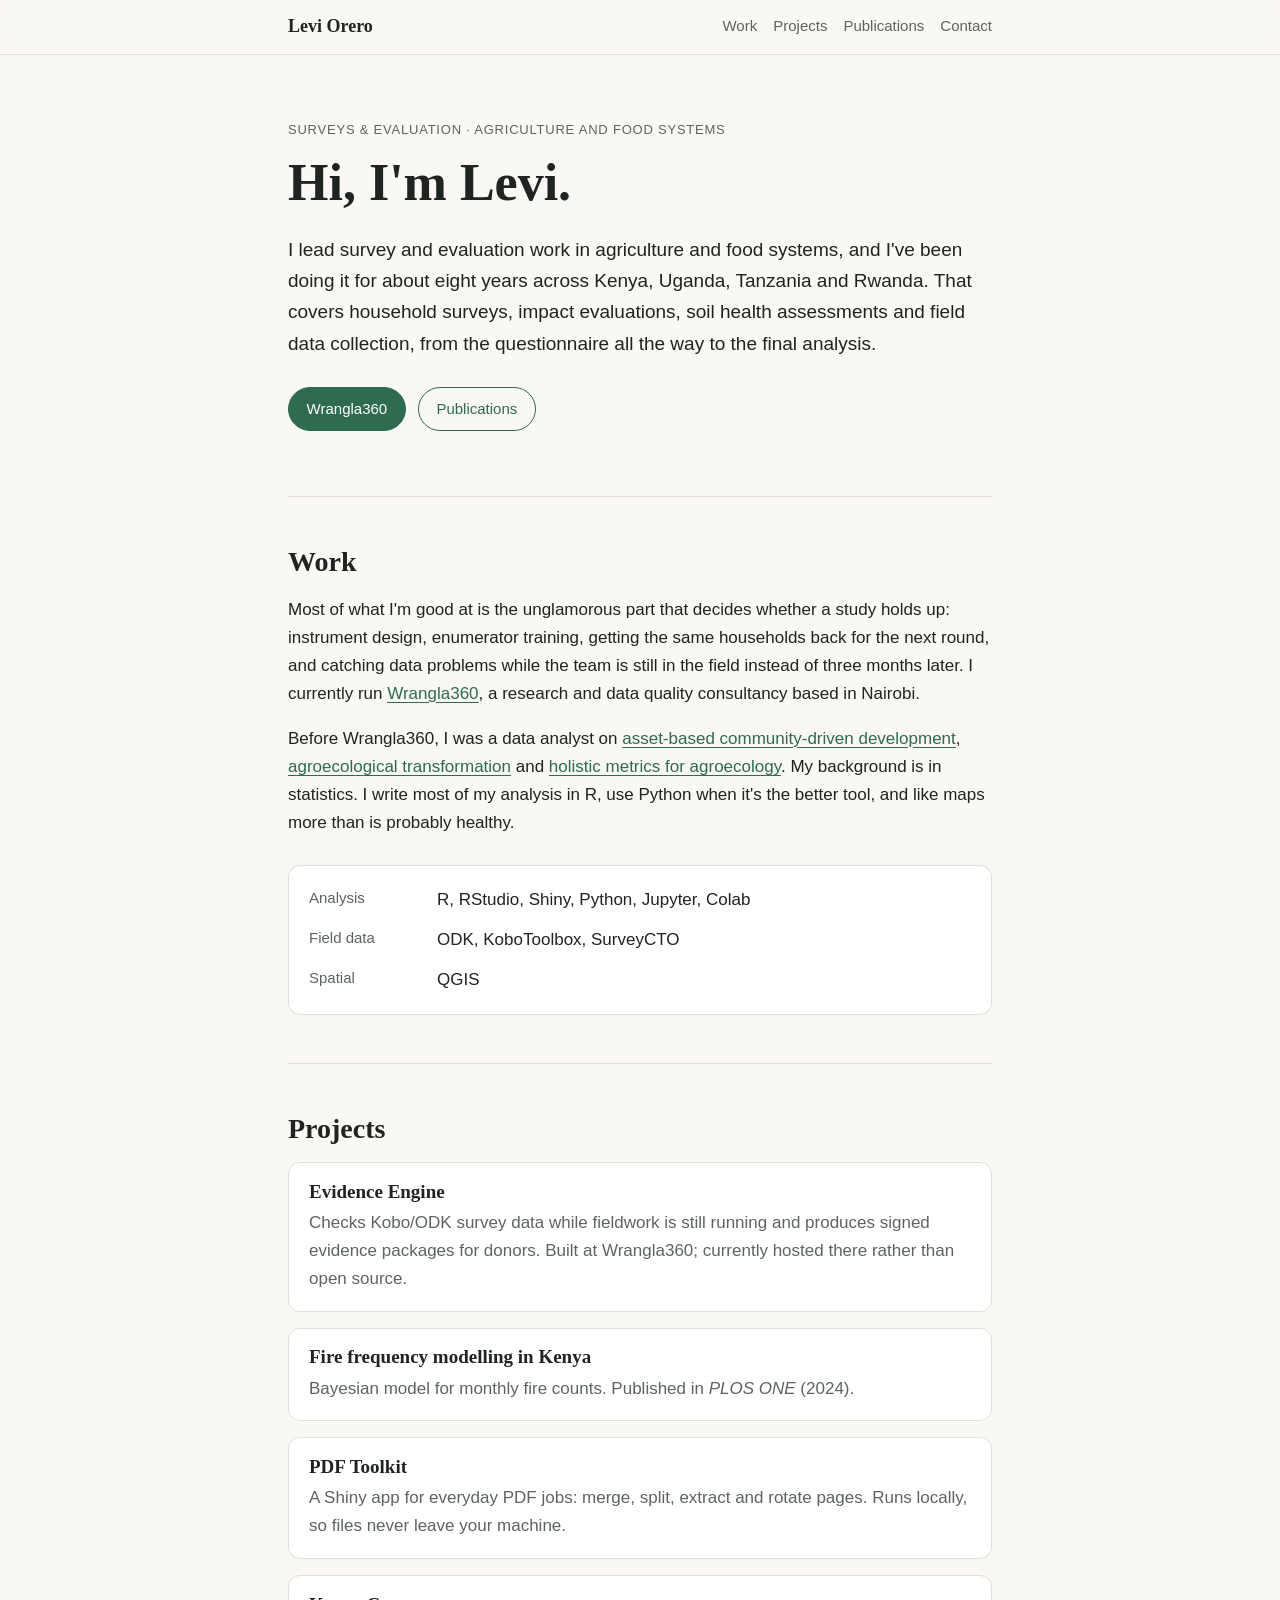
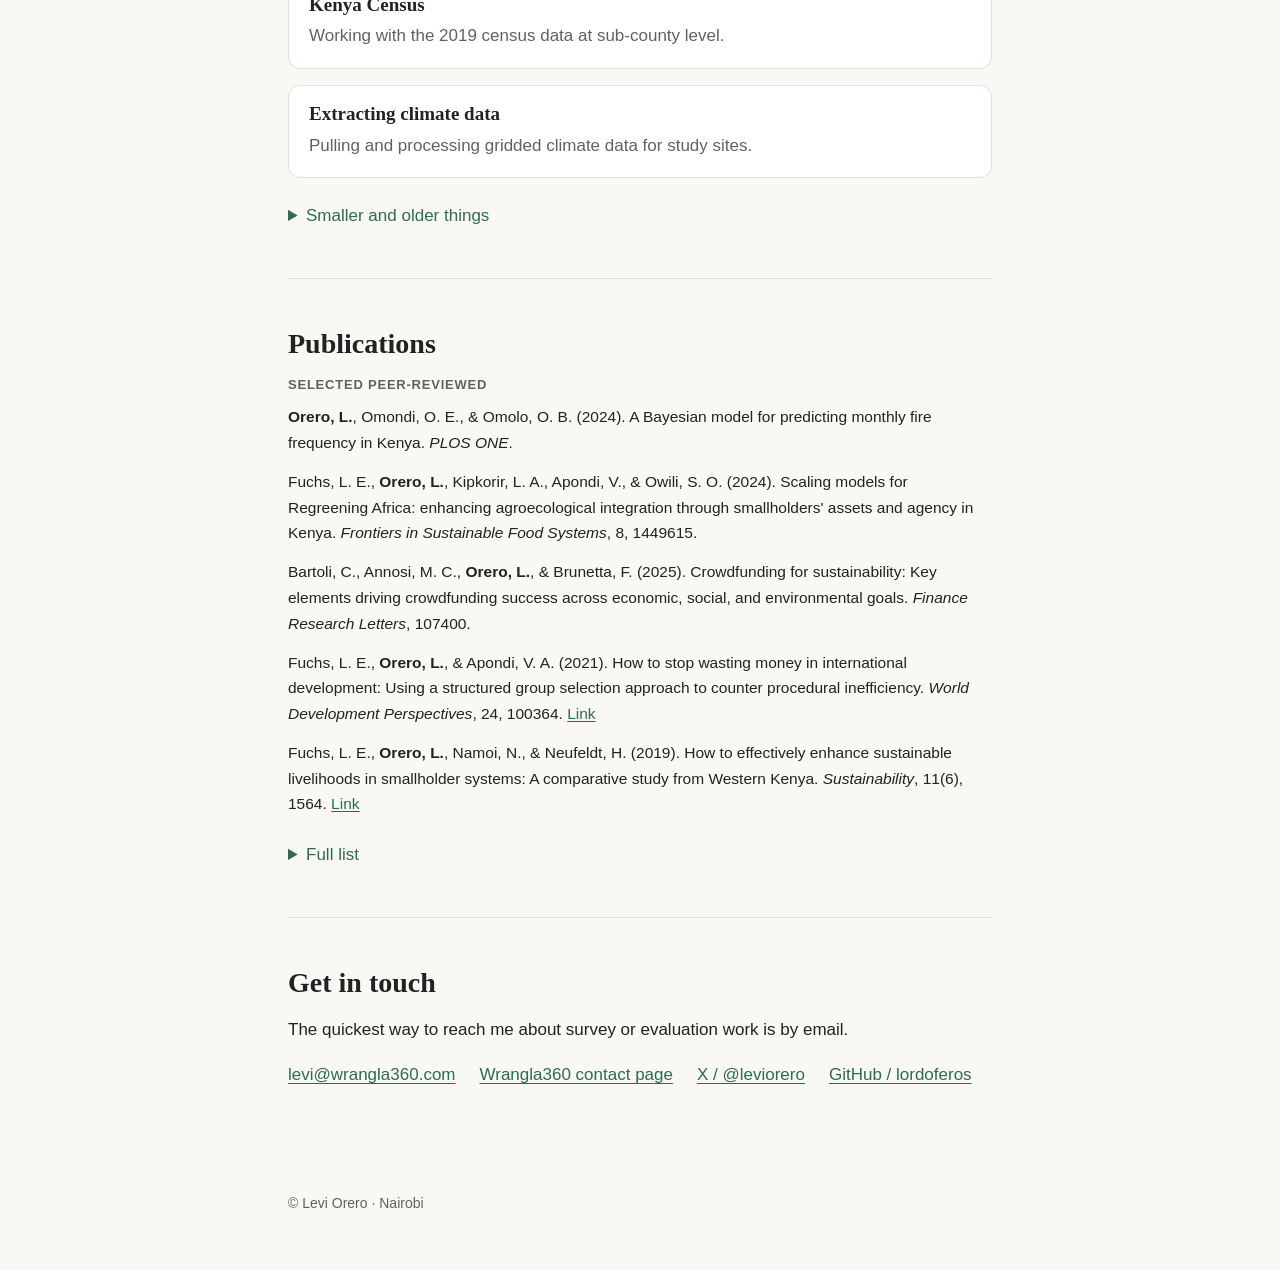
<file: index.html>
<!DOCTYPE html>
<html lang="en">
<head>
	<meta charset="utf-8" />
	<meta name="viewport" content="width=device-width, initial-scale=1" />
	<title>Levi Orero</title>
	<meta name="description" content="Levi Orero leads survey and evaluation work in agriculture and food systems across East Africa, and runs Wrangla360, a research and data quality consultancy in Nairobi." />
	<link rel="stylesheet" href="style.css" />
</head>
<body>
	<header class="site-header">
		<div class="wrap">
			<a class="name" href="#top">Levi Orero</a>
			<nav>
				<a href="#work">Work</a>
				<a href="#projects">Projects</a>
				<a href="#publications">Publications</a>
				<a href="#contact">Contact</a>
			</nav>
		</div>
	</header>

	<main id="top" class="wrap">
		<section class="intro">
			<p class="eyebrow">Surveys &amp; evaluation · Agriculture and food systems</p>
			<h1>Hi, I'm Levi.</h1>
			<p class="lead">I lead survey and evaluation work in agriculture and food systems, and I've been doing it for about eight years across Kenya, Uganda, Tanzania and Rwanda. That covers household surveys, impact evaluations, soil health assessments and field data collection, from the questionnaire all the way to the final analysis.</p>
			<p class="actions">
				<a class="button primary" href="https://wrangla360.com">Wrangla360</a>
				<a class="button" href="#publications">Publications</a>
			</p>
		</section>

		<section id="work">
			<h2>Work</h2>
			<p>Most of what I'm good at is the unglamorous part that decides whether a study holds up: instrument design, enumerator training, getting the same households back for the next round, and catching data problems while the team is still in the field instead of three months later. I currently run <a href="https://wrangla360.com">Wrangla360</a>, a research and data quality consultancy based in Nairobi.</p>
			<p>Before Wrangla360, I was a data analyst on <a href="https://www.cifor-icraf.org/abcd/">asset-based community-driven development</a>, <a href="https://www.cgiar.org/initiative/agroecology/">agroecological transformation</a> and <a href="https://www.cgiar.org/news-events/news/the-measure-of-agroecology/">holistic metrics for agroecology</a>. My background is in statistics. I write most of my analysis in R, use Python when it's the better tool, and like maps more than is probably healthy.</p>

			<dl class="toolbox">
				<div><dt>Analysis</dt><dd>R, RStudio, Shiny, Python, Jupyter, Colab</dd></div>
				<div><dt>Field data</dt><dd>ODK, KoboToolbox, SurveyCTO</dd></div>
				<div><dt>Spatial</dt><dd>QGIS</dd></div>
			</dl>
		</section>

		<section id="projects">
			<h2>Projects</h2>
			<ul class="cards">
				<li>
					<h3><a href="https://www.wrangla360.com">Evidence Engine</a></h3>
					<p>Checks Kobo/ODK survey data while fieldwork is still running and produces signed evidence packages for donors. Built at Wrangla360; currently hosted there rather than open source.</p>
				</li>
				<li>
					<h3><a href="https://github.com/Komondi/Modelling-fire-frequency-in-Kenya">Fire frequency modelling in Kenya</a></h3>
					<p>Bayesian model for monthly fire counts. Published in <em>PLOS ONE</em> (2024).</p>
				</li>
				<li>
					<h3><a href="https://github.com/lordoferos/pdf-app">PDF Toolkit</a></h3>
					<p>A Shiny app for everyday PDF jobs: merge, split, extract and rotate pages. Runs locally, so files never leave your machine.</p>
				</li>
				<li>
					<h3><a href="https://github.com/lordoferos/kenya_census">Kenya Census</a></h3>
					<p>Working with the 2019 census data at sub-county level.</p>
				</li>
				<li>
					<h3><a href="https://github.com/lordoferos/geo-spatial-analysis">Extracting climate data</a></h3>
					<p>Pulling and processing gridded climate data for study sites.</p>
				</li>
			</ul>
			<details>
				<summary>Smaller and older things</summary>
				<ul class="plain">
					<li><a href="https://github.com/lordoferos/python-tweet-bot">Python tweeting bot</a></li>
					<li><a href="https://github.com/lordoferos/rank_simulator">Post rank simulator</a></li>
					<li><a href="https://github.com/lordoferos/tidy_tuesday32">Tidy Tuesday Week 32</a></li>
					<li><a href="https://github.com/lordoferos/downloadcomics">Random Python projects</a></li>
				</ul>
			</details>
		</section>

		<section id="publications">
			<h2>Publications</h2>
			<h3 class="sub">Selected peer-reviewed</h3>
			<ul class="pubs">
				<li><strong>Orero, L.</strong>, Omondi, O. E., &amp; Omolo, O. B. (2024). A Bayesian model for predicting monthly fire frequency in Kenya. <em>PLOS ONE</em>.</li>
				<li>Fuchs, L. E., <strong>Orero, L.</strong>, Kipkorir, L. A., Apondi, V., &amp; Owili, S. O. (2024). Scaling models for Regreening Africa: enhancing agroecological integration through smallholders' assets and agency in Kenya. <em>Frontiers in Sustainable Food Systems</em>, 8, 1449615.</li>
				<li>Bartoli, C., Annosi, M. C., <strong>Orero, L.</strong>, &amp; Brunetta, F. (2025). Crowdfunding for sustainability: Key elements driving crowdfunding success across economic, social, and environmental goals. <em>Finance Research Letters</em>, 107400.</li>
				<li>Fuchs, L. E., <strong>Orero, L.</strong>, &amp; Apondi, V. A. (2021). How to stop wasting money in international development: Using a structured group selection approach to counter procedural inefficiency. <em>World Development Perspectives</em>, 24, 100364. <a href="https://www.sciencedirect.com/science/article/pii/S2452292921000801">Link</a></li>
				<li>Fuchs, L. E., <strong>Orero, L.</strong>, Namoi, N., &amp; Neufeldt, H. (2019). How to effectively enhance sustainable livelihoods in smallholder systems: A comparative study from Western Kenya. <em>Sustainability</em>, 11(6), 1564. <a href="https://www.mdpi.com/2071-1050/11/6/1564">Link</a></li>
			</ul>

			<details>
				<summary>Full list</summary>

				<h3 class="sub">Journal articles and book chapters</h3>
				<ol class="pubs">
					<li>Bartoli, C., <strong>Orero, L.</strong>, &amp; Brunetta, F. (2026). The role of blockchain technology in agrifood systems. In J. Sarkis (Ed.), <em>The Palgrave Handbook of Blockchain Technology for Business</em>. Palgrave Macmillan. <a href="https://doi.org/10.1007/978-3-031-76014-3_10-1">doi:10.1007/978-3-031-76014-3_10-1</a></li>
					<li>Bartoli, C., Annosi, M. C., <strong>Orero, L.</strong>, &amp; Brunetta, F. (2025). Crowdfunding for sustainability: Key elements driving crowdfunding success across economic, social, and environmental goals. <em>Finance Research Letters</em>, 107400.</li>
					<li><strong>Orero, L.</strong>, Omondi, O. E., &amp; Omolo, O. B. (2024). A Bayesian model for predicting monthly fire frequency in Kenya. <em>PLOS ONE</em>.</li>
					<li>Fuchs, L. E., <strong>Orero, L.</strong>, Kipkorir, L. A., Apondi, V., &amp; Owili, S. O. (2024). Scaling models for Regreening Africa: enhancing agroecological integration through smallholders' assets and agency in Kenya. <em>Frontiers in Sustainable Food Systems</em>, 8, 1449615.</li>
					<li>Obwocha, E. B., Ramisch, J. J., Duguma, L., &amp; <strong>Orero, L.</strong> (2022). The relationship between climate change, variability, and food security: Understanding the impacts and building resilient food systems in West Pokot County, Kenya. <em>Sustainability</em>, 14(2), 765. <a href="https://www.mdpi.com/2071-1050/14/2/765/pdf">PDF</a></li>
					<li>Fuchs, L. E., <strong>Orero, L.</strong>, Ngoima, S., Kuyah, S., &amp; Neufeldt, H. (2022). Asset-based adaptation project promotes tree and shrub diversity and above-ground carbon stocks in smallholder agroforestry systems in Western Kenya. <a href="http://bitly.ws/rmND">Link</a></li>
					<li>Fuchs, L. E., <strong>Orero, L.</strong>, &amp; Apondi, V. A. (2021). How to stop wasting money in international development: Using a structured group selection approach to counter procedural inefficiency. <em>World Development Perspectives</em>, 24, 100364. <a href="https://www.sciencedirect.com/science/article/pii/S2452292921000801">Link</a></li>
					<li>Kamwilu, E., Duguma, L. A., &amp; <strong>Orero, L.</strong> (2021). The potentials and challenges of achieving sustainability through charcoal producer associations in Kenya: A missed opportunity? <em>Sustainability</em>, 13(4), 2288. <a href="https://www.mdpi.com/2071-1050/13/4/2288/pdf">PDF</a></li>
					<li>Fuchs, L. E., <strong>Orero, L.</strong>, Namoi, N., &amp; Neufeldt, H. (2019). How to effectively enhance sustainable livelihoods in smallholder systems: A comparative study from Western Kenya. <em>Sustainability</em>, 11(6), 1564. <a href="https://www.mdpi.com/2071-1050/11/6/1564">Link</a></li>
				</ol>

				<h3 class="sub">Reports and working papers</h3>
				<p class="note">World Economic Forum reports are cited under the institution's name. I'm a contributing author on items 10, 12, 13 and 14.</p>
				<ol class="pubs" start="10">
					<li>World Economic Forum &amp; NTT DATA. (2025). <em>Data and digital readiness for food systems</em>.</li>
					<li>Lamanna, C., Coe, R., Crossland, M., Fuchs, L. E., Barahona, C., Chiputwa, B., <strong>Orero, L.</strong>, Adoyo, B., &amp; Geck, M. (2024). <em>Developing holistic assessments of food and agricultural systems</em>. <a href="https://www.cifor-icraf.org/publications/pdf_files/WPapers/TPP-WP-4.pdf">PDF</a></li>
					<li>World Economic Forum &amp; NTT DATA. (2024). <em>Scaling technology adoption for soil health: A focus on Africa</em>. <a href="https://www3.weforum.org/docs/WEF_Scaling_Technology_Adoption_for_Soil_Health_2024.pdf">PDF</a></li>
					<li>World Economic Forum. (2024). <em>Food and water systems in the intelligent age</em>. <a href="https://www.weforum.org/publications/food-and-water-systems-in-the-intelligent-age/">Link</a></li>
					<li>World Economic Forum &amp; Boston Consulting Group. (2024). <em>Mainstreaming food innovation: A roadmap for stakeholders</em>. <a href="https://www.weforum.org/publications/mainstreaming-food-innovation-a-roadmap-for-stakeholders/">Link</a></li>
					<li>Nyawira, S., Bolo, P., Ntinyari, W., <strong>Orero, L.</strong>, Onyango, K., Manjella, A., … &amp; Fuchs, L. E. (2023). <em>Kenya context assessment report: A desk-top review of the context of agroecological principles of Kiambu and Makueni counties</em>.</li>
					<li>Fuchs, L. E., Korir, H., Adoyo, B., Bolo, P., Kuria, A., Sakha, M., Gumo, P., Mbelwa, M., Syano, N., Kiruthi, E., &amp; <strong>Levi, O.</strong> (2023). <em>Co-designing on-farm innovations in the Agroecological Living Landscapes (ALLs) in Kenya</em>.</li>
					<li>Carsan, S., McMullin, S., Obiri, B., Duguma, L., Guuroh, R., Bah, A., <strong>Orero, L.</strong>, &amp; Muthee, K. (2022). <em>Land-seascape food and nutrition profiles</em>. USAID Women Shellfishers and Food Security Project.</li>
					<li>Crawford, B., Adu-Afarwuah, S., Oaks, F., Kyei-Arthur, F., Chuku, E. O., Okyere, I., Duguma, L., Carsan, S., McMullin, S., Muthee, K., Bah, A., <strong>Orero, L.</strong>, Janha, F., Arnold, C. D., &amp; Kent, K. (2022). <em>The women shellfishers and food security project: Multivariate analysis of the theory of change model</em>. University of Rhode Island.</li>
					<li>Cunningham, G., Fuchs, L. E., <strong>Orero, L.</strong>, Apondi, V. A., &amp; Kipkorir, L. (2018). <em>The integrated household leaky bucket</em>. Coady Innovation Series, 14. <a href="https://coady.stfx.ca/wp-content/uploads/2018/12/IS14.pdf">PDF</a></li>
				</ol>

				<h3 class="sub">Submitted</h3>
				<ol class="pubs" start="20">
					<li><strong>Orero, L.</strong>, Fuchs, L. E., Kipkorir, L., Apondi, V., &amp; van Dien, L. C. <em>Giving smallholder farmers back the power over their data: Lessons from western Kenya</em>.</li>
				</ol>
			</details>
		</section>

		<section id="contact">
			<h2>Get in touch</h2>
			<p>The quickest way to reach me about survey or evaluation work is by email.</p>
			<ul class="links">
				<li><a href="mailto:levi@wrangla360.com">levi@wrangla360.com</a></li>
				<li><a href="https://wrangla360.com/contact">Wrangla360 contact page</a></li>
				<li><a href="https://x.com/leviorero">X / @leviorero</a></li>
				<li><a href="https://github.com/lordoferos">GitHub / lordoferos</a></li>
			</ul>
		</section>
	</main>

	<footer class="wrap site-footer">
		<p>© Levi Orero · Nairobi</p>
	</footer>
</body>
</html>
</file>
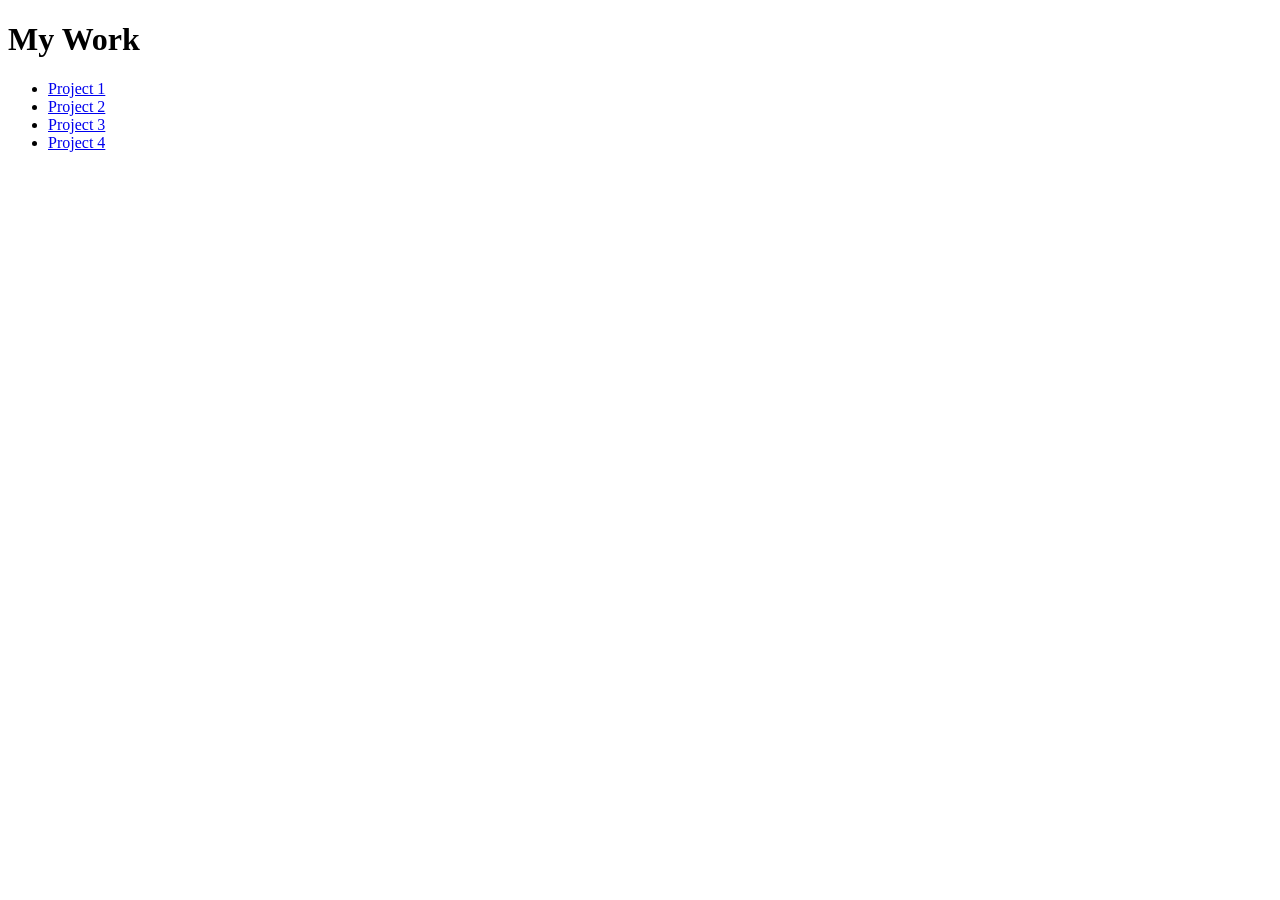
<file: index2.html>
<!DOCTYPE html>
<html>
  <head>
    <title>My Work</title>
  </head>
  <body>
    <h1>My Work</h1>
    <ul>
      <li><a href="page1.html">Project 1</a></li>
      <li><a href="page2.html">Project 2</a></li>
      <li><a href="kenya_census.html">Project 3</a></li>
      <li><a href="page3.html">Project 4</a></li>
      
    </ul>
  </body>
</html>
</file>
<file: style.css>
:root {
	--bg: #faf8f4;
	--surface: #ffffff;
	--text: #1f2321;
	--muted: #5d6460;
	--border: #e3dfd6;
	--accent: #2f6b4f;
	--accent-ink: #ffffff;
	--serif: "Iowan Old Style", "Palatino Linotype", Palatino, Georgia, serif;
	--sans: -apple-system, BlinkMacSystemFont, "Segoe UI", Roboto, "Helvetica Neue", Arial, sans-serif;
	color-scheme: light dark;
}

@media (prefers-color-scheme: dark) {
	:root {
		--bg: #151816;
		--surface: #1c201e;
		--text: #e6e8e4;
		--muted: #a2a9a4;
		--border: #2e3431;
		--accent: #7cc3a0;
		--accent-ink: #10231a;
	}
}

*, *::before, *::after { box-sizing: border-box; }

html { scroll-behavior: smooth; scroll-padding-top: 4.5rem; }

body {
	margin: 0;
	background: var(--bg);
	color: var(--text);
	font: 1.0625rem/1.65 var(--sans);
	-webkit-text-size-adjust: 100%;
}

.wrap {
	max-width: 46rem;
	margin: 0 auto;
	padding: 0 1rem;
}

a { color: var(--accent); text-underline-offset: 0.15em; }
a:hover { text-decoration-thickness: 2px; }

h1, h2, h3 { font-family: var(--serif); line-height: 1.2; }

/* Header */
.site-header {
	position: sticky;
	top: 0;
	z-index: 1;
	background: color-mix(in srgb, var(--bg) 88%, transparent);
	backdrop-filter: blur(8px);
	border-bottom: 1px solid var(--border);
}
.site-header .wrap {
	display: flex;
	flex-wrap: wrap;
	align-items: center;
	justify-content: space-between;
	gap: 0.25rem 1.25rem;
	padding-top: 0.75rem;
	padding-bottom: 0.75rem;
}
.site-header .name {
	font-family: var(--serif);
	font-weight: 600;
	font-size: 1.125rem;
	color: var(--text);
	text-decoration: none;
}
.site-header nav { display: flex; flex-wrap: wrap; gap: 0 1rem; }
.site-header nav a { color: var(--muted); text-decoration: none; font-size: 0.9375rem; }
.site-header nav a:hover { color: var(--text); }

/* Sections */
section { padding: 3rem 0; border-bottom: 1px solid var(--border); }
section:last-of-type { border-bottom: 0; }
h2 { font-size: 1.75rem; margin: 0 0 1rem; }

.intro { padding-top: 4rem; }
.eyebrow {
	margin: 0 0 0.75rem;
	color: var(--muted);
	font-size: 0.8125rem;
	letter-spacing: 0.06em;
	text-transform: uppercase;
}
.intro h1 { font-size: clamp(2.25rem, 7vw, 3.25rem); margin: 0 0 1rem; }
.lead { font-size: 1.1875rem; }

.actions { display: flex; flex-wrap: wrap; gap: 0.75rem; margin-top: 1.75rem; }
.button {
	display: inline-block;
	padding: 0.55rem 1.1rem;
	border: 1px solid var(--accent);
	border-radius: 999px;
	font-size: 0.9375rem;
	text-decoration: none;
}
.button.primary { background: var(--accent); color: var(--accent-ink); }

/* Toolbox */
.toolbox {
	display: grid;
	gap: 0.75rem;
	margin: 1.75rem 0 0;
	padding: 1.25rem;
	background: var(--surface);
	border: 1px solid var(--border);
	border-radius: 0.75rem;
}
.toolbox div { display: grid; grid-template-columns: 7rem 1fr; gap: 1rem; }
.toolbox dt { color: var(--muted); font-size: 0.9375rem; }
.toolbox dd { margin: 0; }

/* Projects */
.cards { list-style: none; padding: 0; margin: 0; display: grid; gap: 1rem; }
.cards li {
	padding: 1.1rem 1.25rem;
	background: var(--surface);
	border: 1px solid var(--border);
	border-radius: 0.75rem;
}
.cards h3 { font-size: 1.1875rem; margin: 0 0 0.35rem; }
.cards h3 a { color: var(--text); text-decoration: none; }
.cards h3 a:hover { color: var(--accent); }
.cards p { margin: 0; color: var(--muted); }

details { margin-top: 1.5rem; }
summary { cursor: pointer; color: var(--accent); font-weight: 500; }
.plain { padding-left: 1.25rem; }

/* Publications */
.sub {
	font-family: var(--sans);
	font-size: 0.8125rem;
	font-weight: 600;
	letter-spacing: 0.06em;
	text-transform: uppercase;
	color: var(--muted);
	margin: 2rem 0 0.75rem;
}
#publications > .sub:first-of-type { margin-top: 0; }
.pubs { padding-left: 1.5rem; margin: 0; }
.pubs li { margin-bottom: 0.85rem; font-size: 0.9688rem; overflow-wrap: anywhere; }
ul.pubs { list-style: none; padding-left: 0; }
.note { color: var(--muted); font-size: 0.9375rem; font-style: italic; }

/* Contact */
.links { list-style: none; padding: 0; display: flex; flex-wrap: wrap; gap: 0.5rem 1.5rem; }

.site-footer { padding-top: 1.5rem; padding-bottom: 2.5rem; color: var(--muted); font-size: 0.875rem; }
</file>
